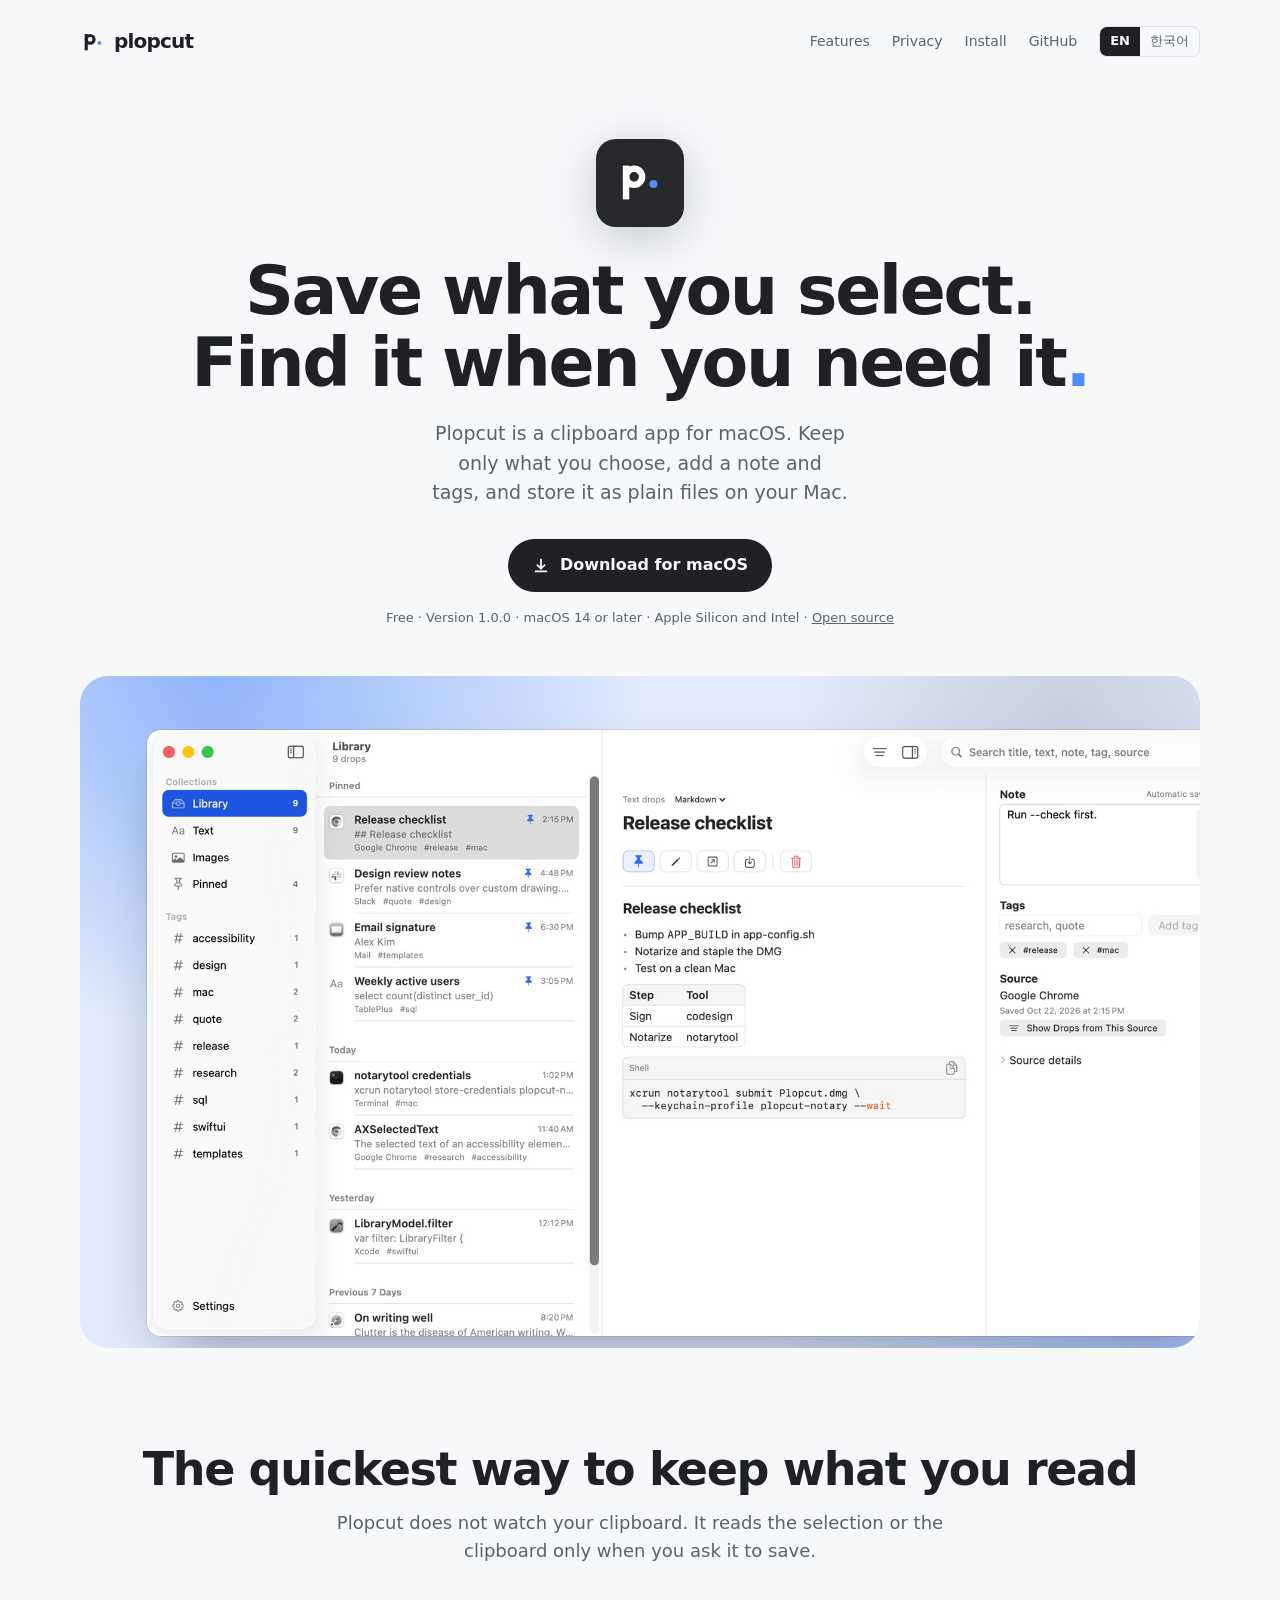
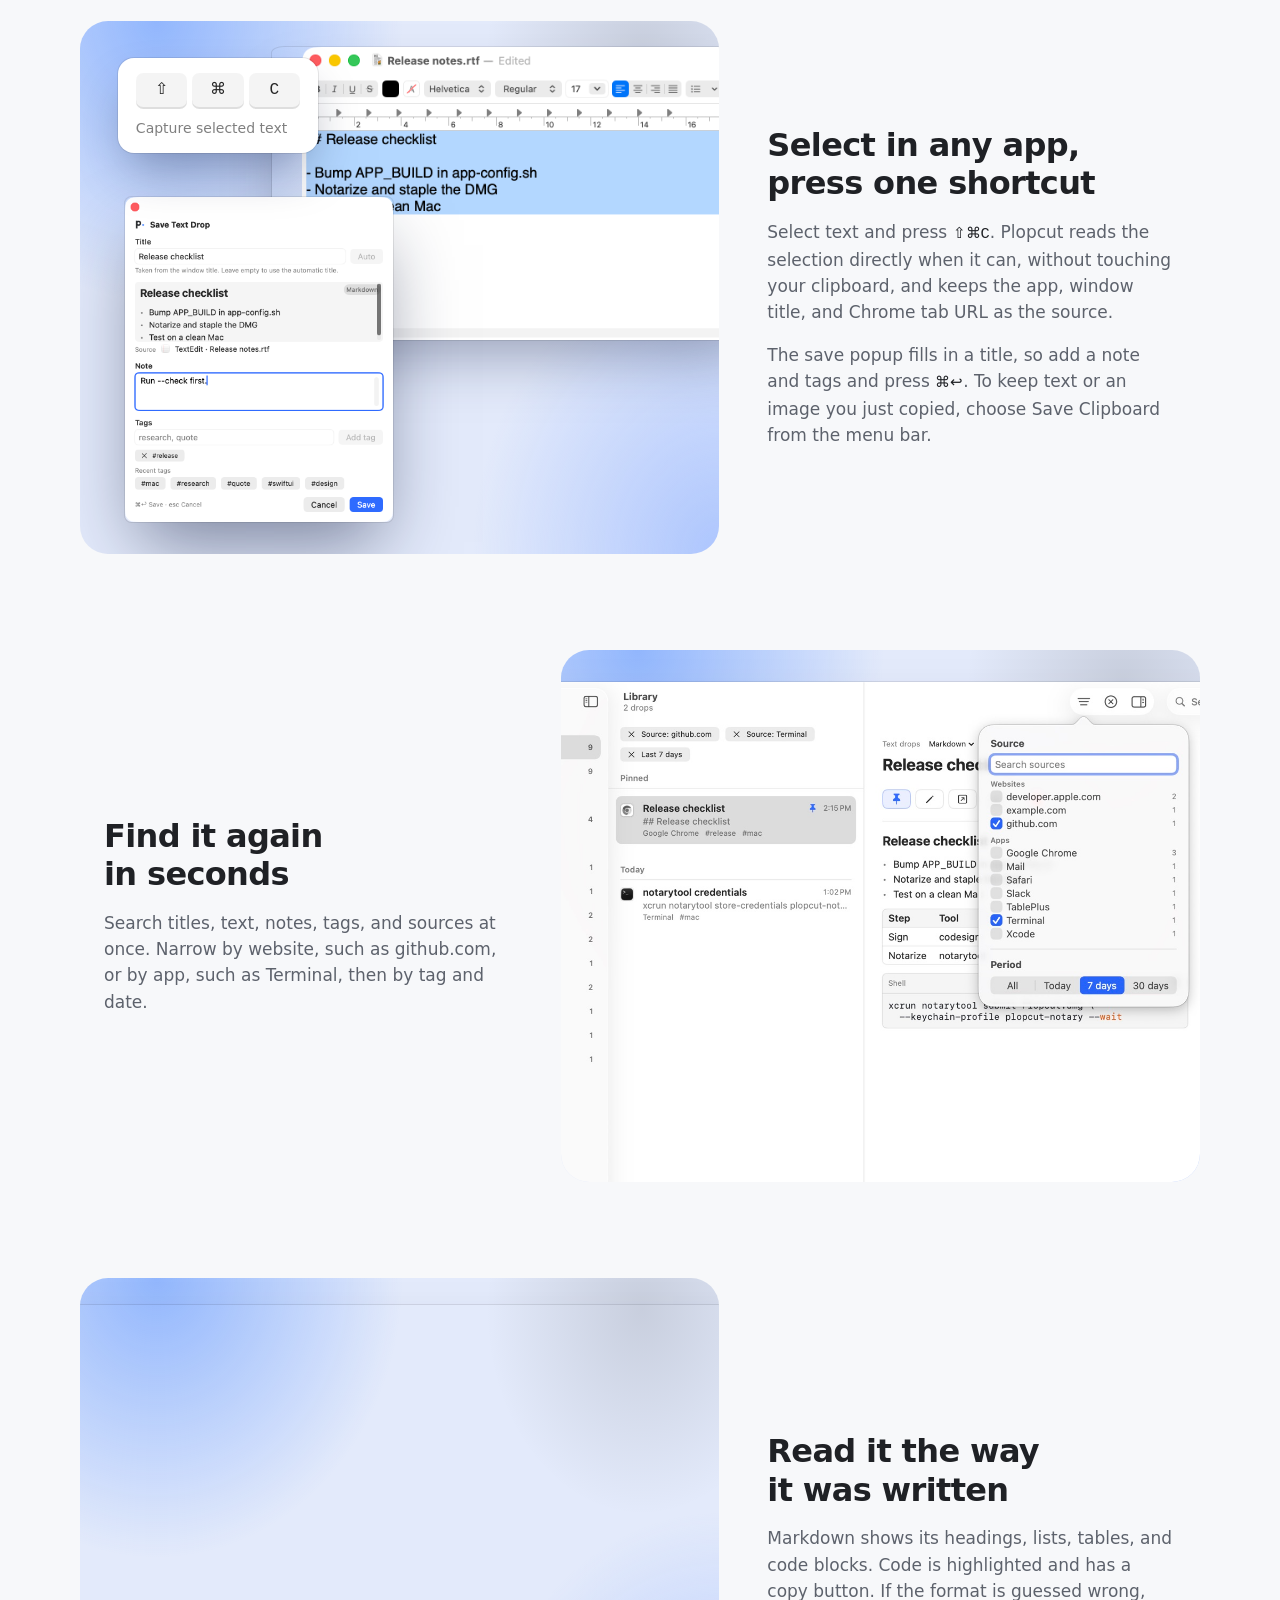
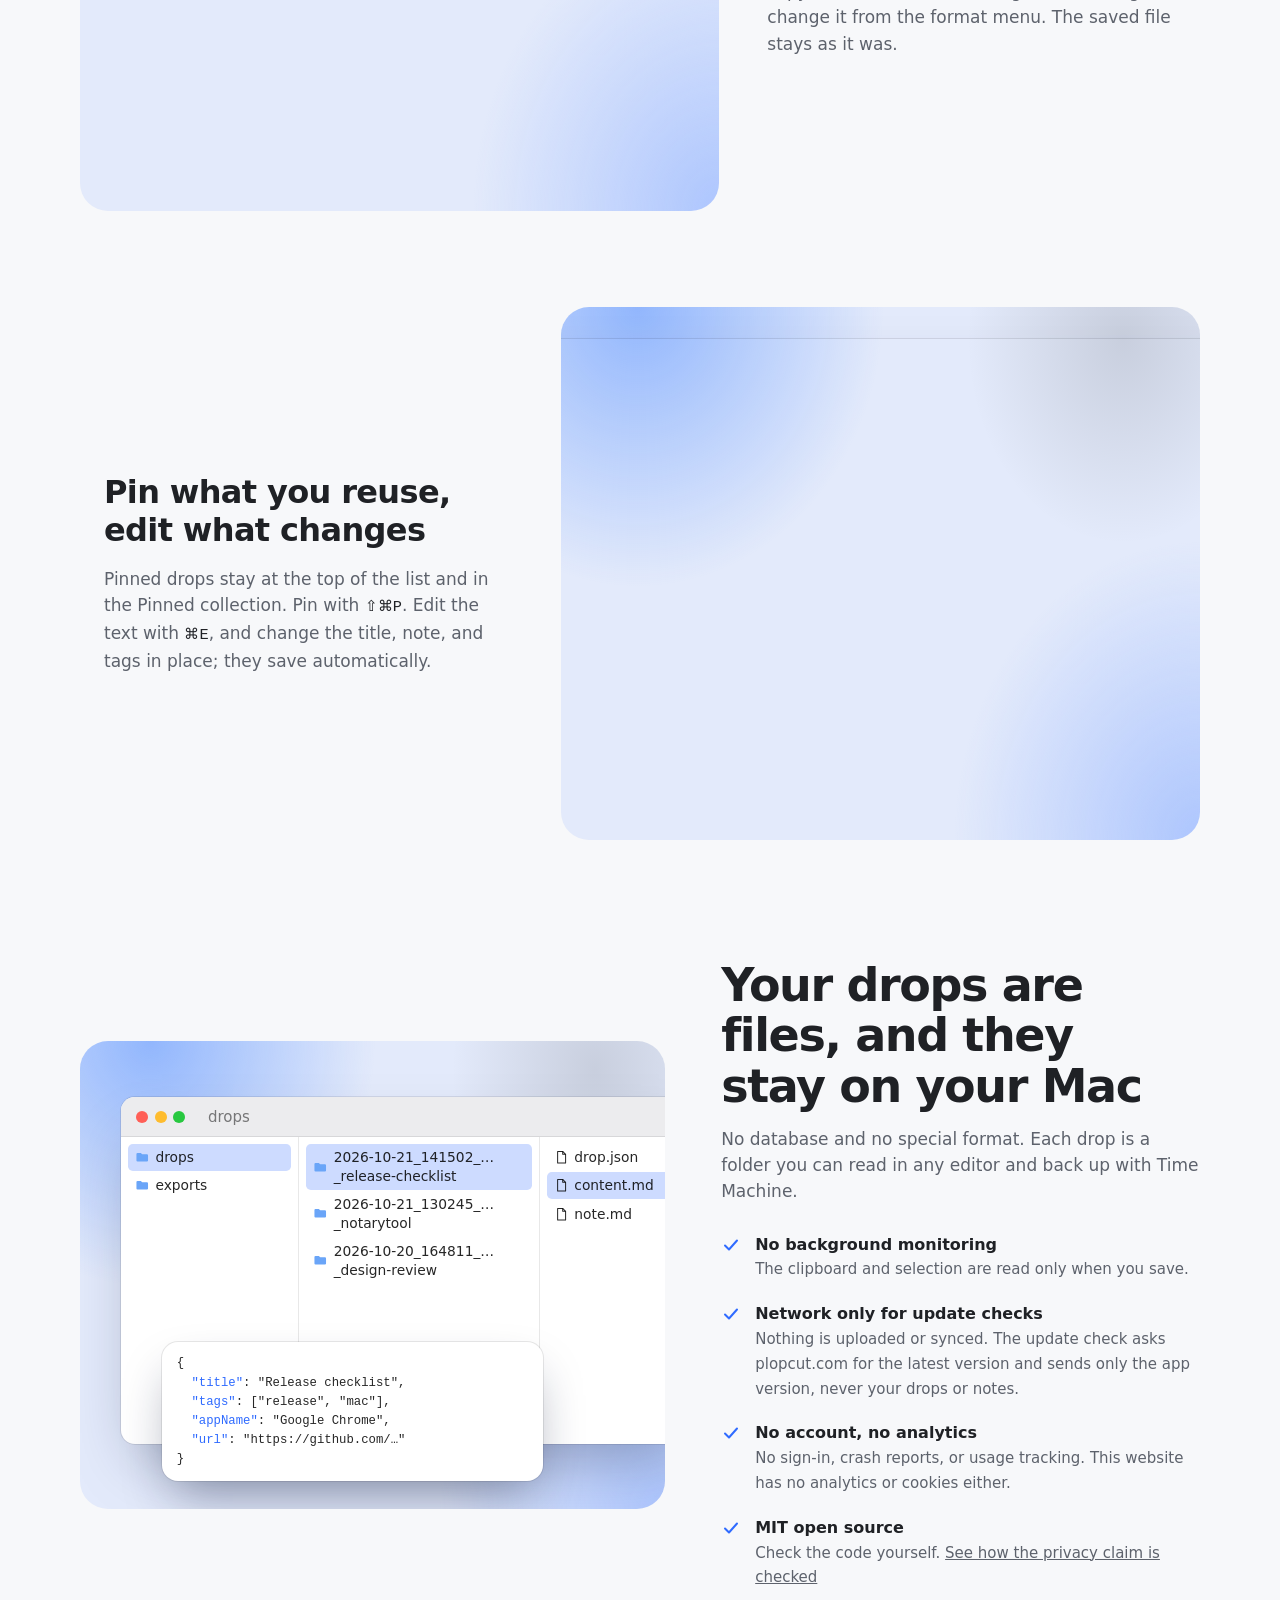
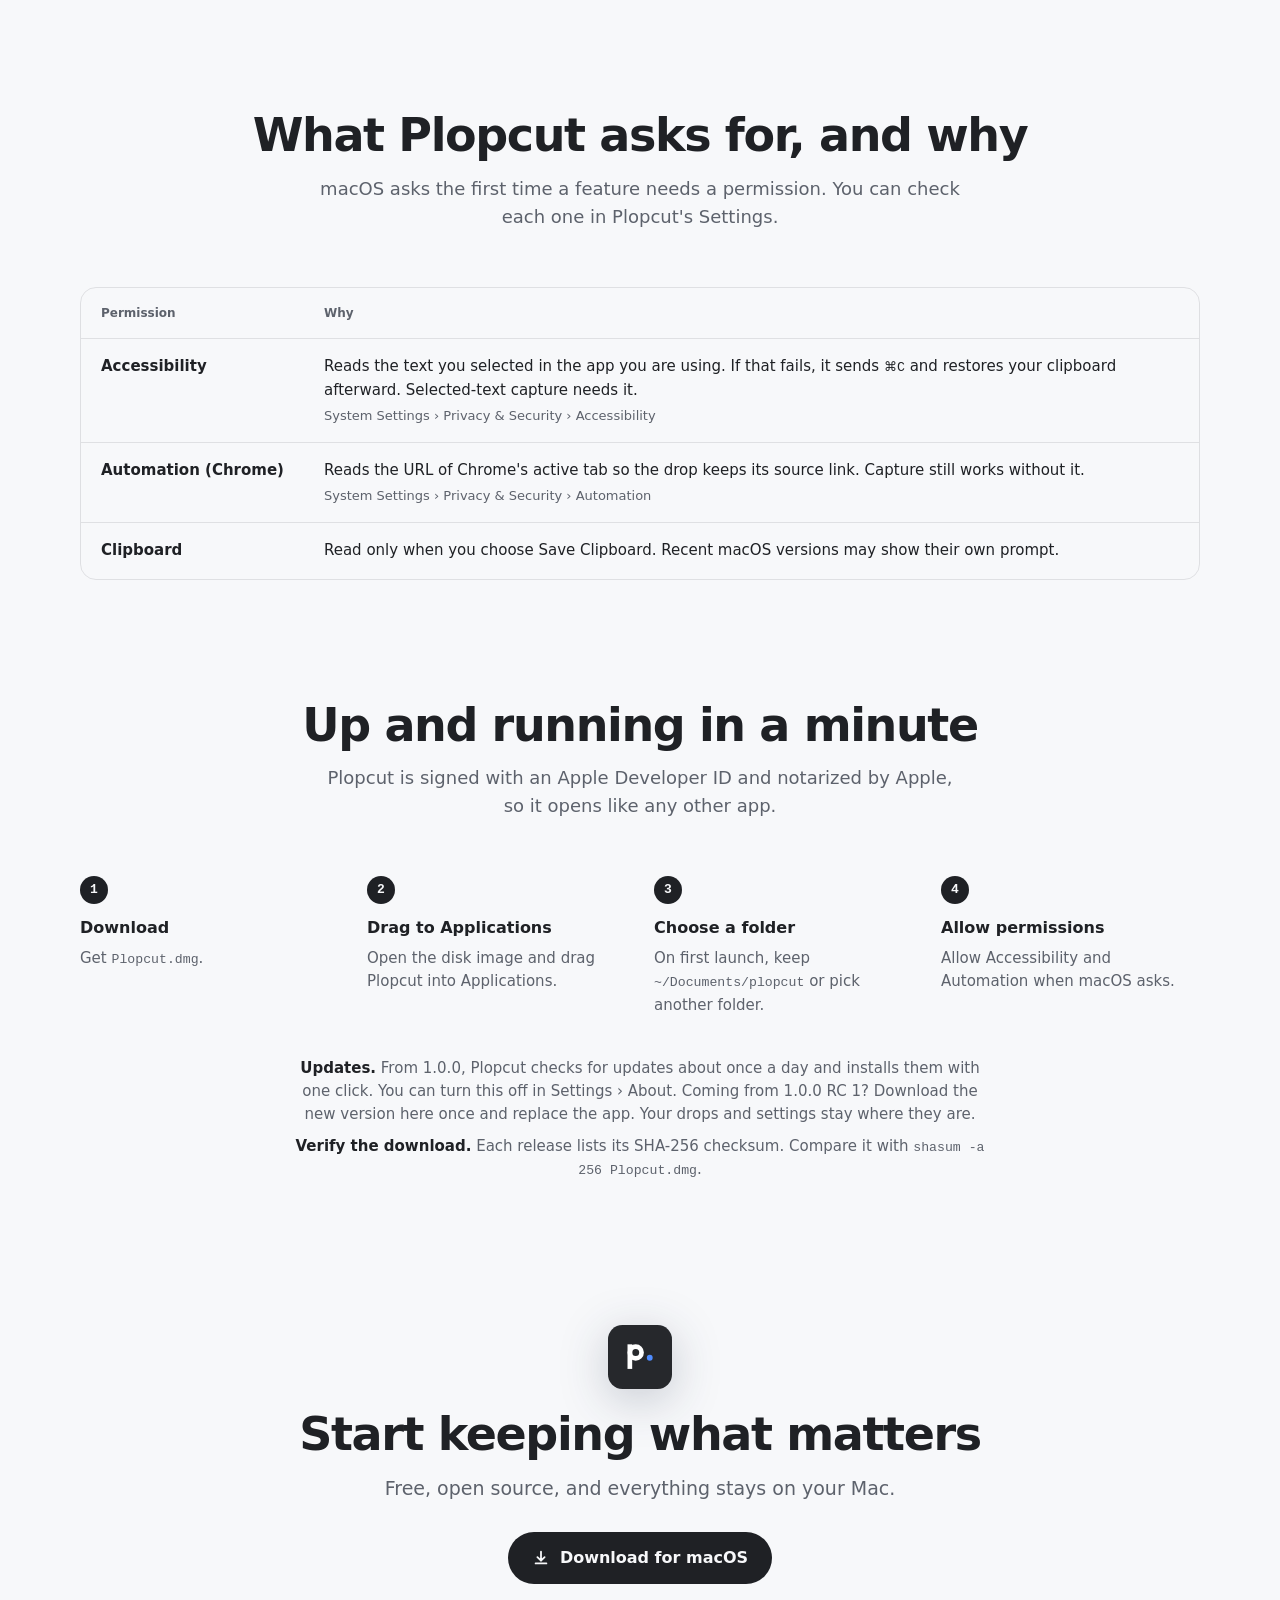
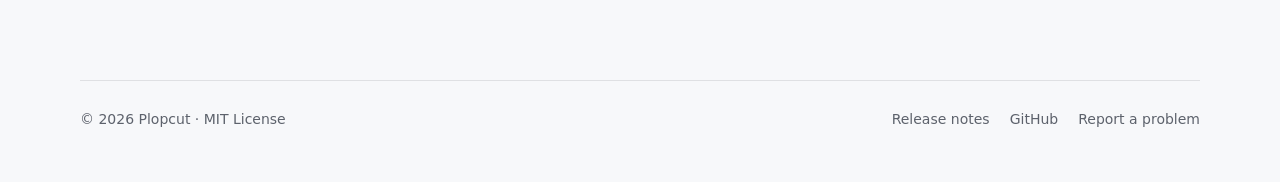
<file: site/index.html>
<!doctype html>
<html lang="en">
<head>
<meta charset="utf-8">
<meta name="viewport" content="width=device-width, initial-scale=1, viewport-fit=cover">
<title>Plopcut — Save what you select, find it when you need it</title>
<meta name="description" content="Plopcut is a free, open-source clipboard app for macOS. Keep only what you choose, add a note and tags, and store it as plain files on your Mac.">
<meta name="color-scheme" content="light dark">
<link rel="canonical" href="https://plopcut.com/">
<link rel="alternate" hreflang="en" href="https://plopcut.com/">
<link rel="alternate" hreflang="ko" href="https://plopcut.com/ko/">
<link rel="alternate" hreflang="x-default" href="https://plopcut.com/">
<meta property="og:type" content="website">
<meta property="og:site_name" content="Plopcut">
<meta property="og:url" content="https://plopcut.com/">
<meta property="og:title" content="Plopcut — Save what you select, find it when you need it">
<meta property="og:description" content="Plopcut is a free, open-source clipboard app for macOS. Keep only what you choose, add a note and tags, and store it as plain files on your Mac.">
<meta property="og:locale" content="en_US">
<meta property="og:locale:alternate" content="ko_KR">
<meta property="og:image" content="https://plopcut.com/assets/img/og-en.png">
<meta property="og:image:type" content="image/png">
<meta property="og:image:width" content="1200">
<meta property="og:image:height" content="630">
<meta property="og:image:alt" content="Plopcut app icon with the headline: Save what you select. Find it when you need it.">
<meta name="twitter:card" content="summary_large_image">
<meta name="twitter:title" content="Plopcut — Save what you select, find it when you need it">
<meta name="twitter:description" content="Plopcut is a free, open-source clipboard app for macOS. Keep only what you choose, add a note and tags, and store it as plain files on your Mac.">
<meta name="twitter:image" content="https://plopcut.com/assets/img/og-en.png">
<meta name="twitter:image:alt" content="Plopcut app icon with the headline: Save what you select. Find it when you need it.">
<link rel="icon" href="assets/icon.svg" type="image/svg+xml">
<link rel="stylesheet" href="assets/site.css">
</head>
<body>
<svg width="0" height="0" style="position:absolute" aria-hidden="true">
  <symbol id="mark" viewBox="0 0 100 100">
    <g transform="translate(-5 -6)">
      <path d="M23 25H35V88H23Z" fill="currentColor"/>
      <circle cx="44" cy="46" r="15" fill="none" stroke="currentColor" stroke-width="12"/>
      <circle cx="80" cy="59.5" r="7.5" fill="#4f8cff"/>
    </g>
  </symbol>
  <symbol id="mark-mono" viewBox="0 0 100 100">
    <g transform="translate(-5 -6)" fill="currentColor">
      <path d="M23 25H35V88H23Z"/>
      <circle cx="44" cy="46" r="15" fill="none" stroke="currentColor" stroke-width="12"/>
      <circle cx="80" cy="59.5" r="7.5"/>
    </g>
  </symbol>
  <symbol id="appicon" viewBox="0 0 100 100">
    <rect width="100" height="100" rx="22.5" fill="#26282c"/>
    <g transform="translate(19.5 18.6) scale(0.61) translate(-5 -6)">
      <path d="M23 25H35V88H23Z" fill="#fff"/>
      <circle cx="44" cy="46" r="15" fill="none" stroke="#fff" stroke-width="12"/>
      <circle cx="80" cy="59.5" r="7.5" fill="#4f8cff"/>
    </g>
  </symbol>
  <symbol id="check" viewBox="0 0 20 20"><path d="M4 10.5l4 4 8-9" fill="none" stroke="currentColor" stroke-width="2" stroke-linecap="round" stroke-linejoin="round"/></symbol>
  <symbol id="i-pin" viewBox="0 0 20 20"><path d="M7 2h6l-1 5 3 3H5l3-3-1-5zM10 10v8" fill="none" stroke="currentColor" stroke-width="1.7" stroke-linejoin="round" stroke-linecap="round"/></symbol>
  <symbol id="i-pin-fill" viewBox="0 0 20 20"><path d="M7 2h6l-1 5 3 3H5l3-3-1-5z" fill="currentColor"/><path d="M10 10v8" stroke="currentColor" stroke-width="1.7" stroke-linecap="round"/></symbol>
  <symbol id="i-pencil" viewBox="0 0 20 20"><path d="M13.5 3.5l3 3L7 16H4v-3z" fill="none" stroke="currentColor" stroke-width="1.6" stroke-linejoin="round"/></symbol>
  <symbol id="i-open" viewBox="0 0 20 20"><path d="M11 3h6v6M17 3l-8 8M14 12v4H4V6h4" fill="none" stroke="currentColor" stroke-width="1.6" stroke-linecap="round" stroke-linejoin="round"/></symbol>
  <symbol id="i-export" viewBox="0 0 20 20"><path d="M10 3v9M6 8l4 4 4-4M4 15h12" fill="none" stroke="currentColor" stroke-width="1.6" stroke-linecap="round" stroke-linejoin="round"/></symbol>
  <symbol id="i-trash" viewBox="0 0 20 20"><path d="M4 6h12M8 6V4h4v2M6 6l1 10h6l1-10" fill="none" stroke="currentColor" stroke-width="1.6" stroke-linecap="round" stroke-linejoin="round"/></symbol>
  <symbol id="i-folder" viewBox="0 0 20 20"><path d="M2 5.5A1.5 1.5 0 013.5 4H8l2 2h6.5A1.5 1.5 0 0118 7.5v7a1.5 1.5 0 01-1.5 1.5h-13A1.5 1.5 0 012 14.5z" fill="#6aa5f8"/></symbol>
  <symbol id="i-doc" viewBox="0 0 20 20"><path d="M5 2h7l4 4v12H5z" fill="none" stroke="currentColor" stroke-width="1.4" stroke-linejoin="round"/><path d="M12 2v4h4" fill="none" stroke="currentColor" stroke-width="1.4" stroke-linejoin="round"/></symbol>
</svg>

<div class="wrap">
  <header class="top">
    <a class="brand" href="#top" aria-label="Plopcut">
      <svg aria-hidden="true"><use href="#mark"/></svg>
      <span class="wordmark">plopcut</span>
    </a>
    <div class="nav">
      <a class="sec" href="#features">Features</a>
      <a class="sec" href="#privacy">Privacy</a>
      <a class="sec" href="#install">Install</a>
      <a href="https://github.com/chan-byeong/plopcut">GitHub</a>
      <nav class="lang" aria-label="Language"><a href="./" aria-current="page">EN</a><a href="ko/" lang="ko" hreflang="ko">한국어</a></nav>
    </div>
  </header>

  <main id="top">
    <div class="hero">
      <svg class="icon" viewBox="0 0 100 100" role="img" aria-label="Plopcut app icon">
        <rect width="100" height="100" rx="22.5" fill="#26282c"/>
        <g transform="translate(19.5 18.6) scale(0.61) translate(-5 -6)">
          <path d="M23 25H35V88H23Z" fill="#fff"/>
          <circle cx="44" cy="46" r="15" fill="none" stroke="#fff" stroke-width="12"/>
          <circle class="dot" cx="80" cy="59.5" r="7.5" fill="#4f8cff"/>
        </g>
      </svg>
      <h1><span class="line">Save what you select.</span><span class="line">Find it when you need it<span class="dotmark">.</span></span></h1>
      <p class="lede">Plopcut is a clipboard app for macOS. Keep only what you choose, add a note and tags, and store it as plain files on your Mac.</p>
      <a class="btn" href="https://github.com/chan-byeong/plopcut/releases/latest/download/Plopcut.dmg">
        <svg viewBox="0 0 20 20" aria-hidden="true"><path d="M10 3v10m0 0l-4-4m4 4l4-4M4 16h12" fill="none" stroke="currentColor" stroke-width="2" stroke-linecap="round" stroke-linejoin="round"/></svg>
        <span>Download for macOS</span>
      </a>
      <p class="meta">Free · Version 1.0.0 · macOS 14 or later · Apple Silicon and Intel · <a href="https://github.com/chan-byeong/plopcut">Open source</a></p>
    </div>

    <div class="panel tall">
      <img class="shot hero-shot" src="assets/img/lib-en.jpg" alt="The Plopcut Library window: collections and tags in the sidebar, a list of drops with pinned drops on top, and a Markdown drop with its note and tags">
    </div>

    <section id="features">
      <div class="sec-head">
        <h2>The quickest way to keep what you read</h2>
        <p>Plopcut does not watch your clipboard. It reads the selection or the clipboard only when you ask it to save.</p>
      </div>

      <div class="feats">
        <article class="feat">
          <div class="panel media">
            <img class="shot s-textedit lone" src="assets/img/textedit-en.png" alt="Text selected in TextEdit" loading="lazy" decoding="async">
            <img class="shot s-popup lone" src="assets/img/popup-en.png" alt="The Save Text Drop popup with a title, a Markdown preview, the source, a note, and tags" loading="lazy" decoding="async">
            <div class="float f-keys" aria-hidden="true">
              <div class="keys"><span class="kbd">⇧</span><span class="kbd">⌘</span><span class="kbd">C</span></div>
              <span class="muted">Capture selected text</span>
            </div>
          </div>
          <div class="copy">
            <h3>Select in any app, press one shortcut</h3>
            <p>Select text and press <kbd>⇧⌘C</kbd>. Plopcut reads the selection directly when it can, without touching your clipboard, and keeps the app, window title, and Chrome tab URL as the source.</p>
            <p>The save popup fills in a title, so add a note and tags and press <kbd>⌘↩</kbd>. To keep text or an image you just copied, choose Save Clipboard from the menu bar.</p>
          </div>
        </article>

        <article class="feat">
          <div class="panel media">
            <img class="shot s-filter" src="assets/img/filter-en.jpg" alt="The Library filtered to github.com and Terminal over the last 7 days, with the source filter open" loading="lazy" decoding="async">
          </div>
          <div class="copy">
            <h3>Find it again in seconds</h3>
            <p>Search titles, text, notes, tags, and sources at once. Narrow by website, such as github.com, or by app, such as Terminal, then by tag and date.</p>
          </div>
        </article>

        <article class="feat">
          <div class="panel media">
            <img class="shot s-fmt" src="assets/img/fmt-en.jpg" alt="A Markdown drop with a list, a table, and a code block, with the format menu open" loading="lazy" decoding="async">
          </div>
          <div class="copy">
            <h3>Read it the way it was written</h3>
            <p>Markdown shows its headings, lists, tables, and code blocks. Code is highlighted and has a copy button. If the format is guessed wrong, change it from the format menu. The saved file stays as it was.</p>
          </div>
        </article>

        <article class="feat">
          <div class="panel media">
            <img class="shot s-edit" src="assets/img/edit-en.jpg" alt="Pinned drops at the top of the list and a drop open for editing" loading="lazy" decoding="async">
          </div>
          <div class="copy">
            <h3>Pin what you reuse, edit what changes</h3>
            <p>Pinned drops stay at the top of the list and in the Pinned collection. Pin with <kbd>⇧⌘P</kbd>. Edit the text with <kbd>⌘E</kbd>, and change the title, note, and tags in place; they save automatically.</p>
          </div>
        </article>
      </div>
    </section>

    <section id="privacy">
      <div class="split">
        <div class="panel square" role="img" aria-label="A drop folder in Finder with drop.json, content.md, and note.md">
          <div class="win finder">
            <div class="bar"><span class="lights"><i></i><i></i><i></i></span><span class="muted" style="margin-left:1em">drops</span></div>
            <div class="cols">
              <div><div class="f sel"><svg><use href="#i-folder"/></svg><span class="ell">drops</span></div><div class="f"><svg><use href="#i-folder"/></svg>exports</div></div>
              <div><div class="f sel"><svg><use href="#i-folder"/></svg><span class="ell">2026-10-21_141502_…_release-checklist</span></div><div class="f"><svg><use href="#i-folder"/></svg><span class="ell">2026-10-21_130245_…_notarytool</span></div><div class="f"><svg><use href="#i-folder"/></svg><span class="ell">2026-10-20_164811_…_design-review</span></div></div>
              <div><div class="f"><svg><use href="#i-doc"/></svg>drop.json</div><div class="f sel"><svg><use href="#i-doc"/></svg>content.md</div><div class="f"><svg><use href="#i-doc"/></svg>note.md</div></div>
            </div>
          </div>
          <div class="float f-json">{
  <span class="j-k">"title"</span>: "Release checklist",
  <span class="j-k">"tags"</span>: ["release", "mac"],
  <span class="j-k">"appName"</span>: "Google Chrome",
  <span class="j-k">"url"</span>: "https://github.com/…"
}</div>
        </div>
        <div>
          <h2>Your drops are files, and they stay on your Mac</h2>
          <p style="color:var(--muted);margin:0;font-size:17px">No database and no special format. Each drop is a folder you can read in any editor and back up with Time Machine.</p>
          <ul class="checks">
            <li><svg aria-hidden="true"><use href="#check"/></svg><div><b>No background monitoring</b><span>The clipboard and selection are read only when you save.</span></div></li>
            <li><svg aria-hidden="true"><use href="#check"/></svg><div><b>Network only for update checks</b><span>Nothing is uploaded or synced. The update check asks plopcut.com for the latest version and sends only the app version, never your drops or notes.</span></div></li>
            <li><svg aria-hidden="true"><use href="#check"/></svg><div><b>No account, no analytics</b><span>No sign-in, crash reports, or usage tracking. This website has no analytics or cookies either.</span></div></li>
            <li><svg aria-hidden="true"><use href="#check"/></svg><div><b>MIT open source</b><span>Check the code yourself. <a href="https://github.com/chan-byeong/plopcut/blob/swift/main/docs/privacy.md">See how the privacy claim is checked</a></span></div></li>
          </ul>
        </div>
      </div>
    </section>

    <section id="permissions">
      <div class="sec-head">
        <h2>What Plopcut asks for, and why</h2>
        <p>macOS asks the first time a feature needs a permission. You can check each one in Plopcut's Settings.</p>
      </div>
      <div class="table-wrap">
        <table>
          <thead><tr><th>Permission</th><th>Why</th></tr></thead>
          <tbody>
            <tr><td>Accessibility</td><td><span>Reads the text you selected in the app you are using. If that fails, it sends <code>⌘C</code> and restores your clipboard afterward. Selected-text capture needs it.</span><div class="where">System Settings › Privacy &amp; Security › Accessibility</div></td></tr>
            <tr><td>Automation (Chrome)</td><td><span>Reads the URL of Chrome's active tab so the drop keeps its source link. Capture still works without it.</span><div class="where">System Settings › Privacy &amp; Security › Automation</div></td></tr>
            <tr><td>Clipboard</td><td>Read only when you choose Save Clipboard. Recent macOS versions may show their own prompt.</td></tr>
          </tbody>
        </table>
      </div>
    </section>

    <section id="install">
      <div class="sec-head">
        <h2>Up and running in a minute</h2>
        <p>Plopcut is signed with an Apple Developer ID and notarized by Apple, so it opens like any other app.</p>
      </div>
      <ol class="steps">
        <li><b>Download</b><span>Get <code>Plopcut.dmg</code>.</span></li>
        <li><b>Drag to Applications</b><span>Open the disk image and drag Plopcut into Applications.</span></li>
        <li><b>Choose a folder</b><span>On first launch, keep <code>~/Documents/plopcut</code> or pick another folder.</span></li>
        <li><b>Allow permissions</b><span>Allow Accessibility and Automation when macOS asks.</span></li>
      </ol>
      <div class="note">
        <div><b>Updates.</b> <span>From 1.0.0, Plopcut checks for updates about once a day and installs them with one click. You can turn this off in Settings › About. Coming from 1.0.0 RC 1? Download the new version here once and replace the app. Your drops and settings stay where they are.</span></div>
        <div><b>Verify the download.</b> <span>Each release lists its SHA-256 checksum. Compare it with <code>shasum -a 256 Plopcut.dmg</code>.</span></div>
      </div>
    </section>

    <div class="closing">
      <svg class="icon" aria-hidden="true"><use href="#appicon"/></svg>
      <h2>Start keeping what matters</h2>
      <p class="lede" style="margin-bottom:28px">Free, open source, and everything stays on your Mac.</p>
      <a class="btn" href="https://github.com/chan-byeong/plopcut/releases/latest/download/Plopcut.dmg">
        <svg viewBox="0 0 20 20" aria-hidden="true"><path d="M10 3v10m0 0l-4-4m4 4l4-4M4 16h12" fill="none" stroke="currentColor" stroke-width="2" stroke-linecap="round" stroke-linejoin="round"/></svg>
        <span>Download for macOS</span>
      </a>
    </div>
  </main>

  <footer>
    <div class="row2">
      <span>© 2026 Plopcut · <span>MIT License</span></span>
      <nav>
        <a href="https://github.com/chan-byeong/plopcut/releases">Release notes</a>
        <a href="https://github.com/chan-byeong/plopcut">GitHub</a>
        <a href="https://github.com/chan-byeong/plopcut/issues">Report a problem</a>
      </nav>
    </div>
  </footer>
</div>
</body>
</html>
</file>
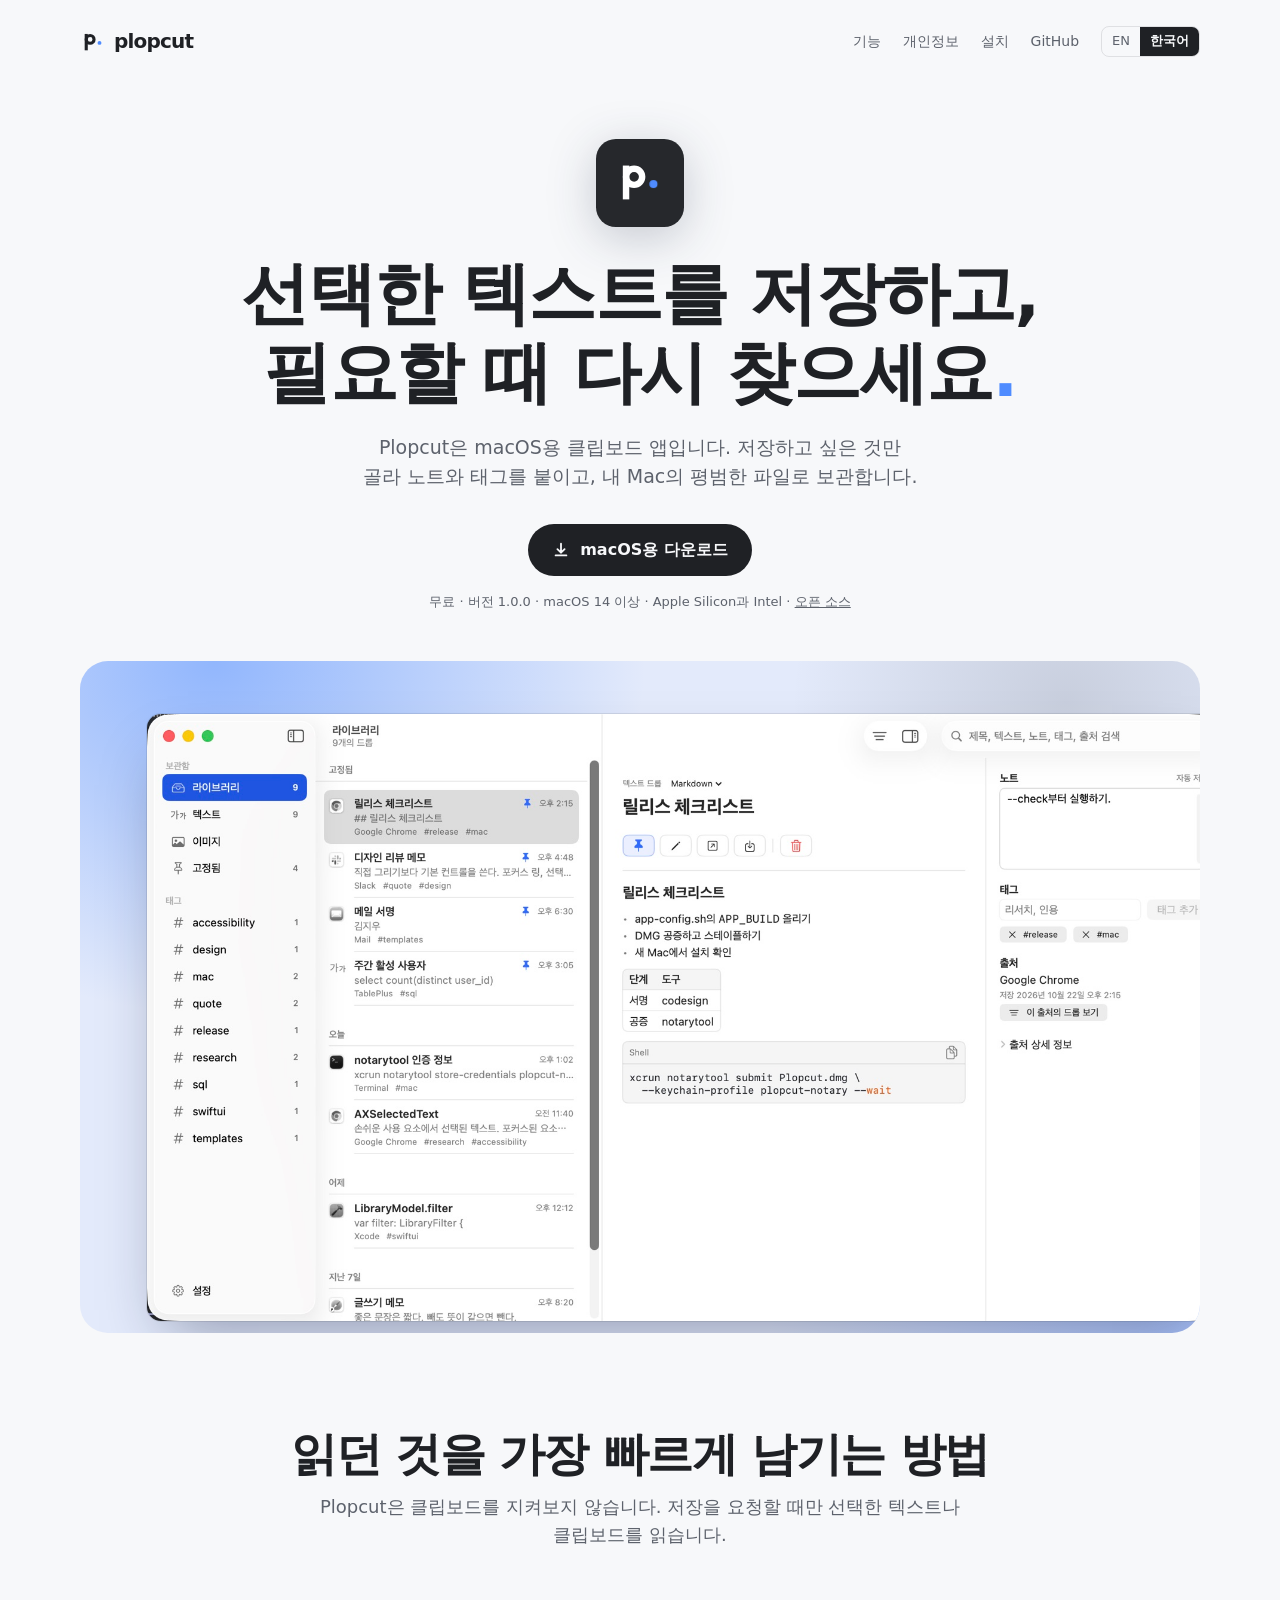
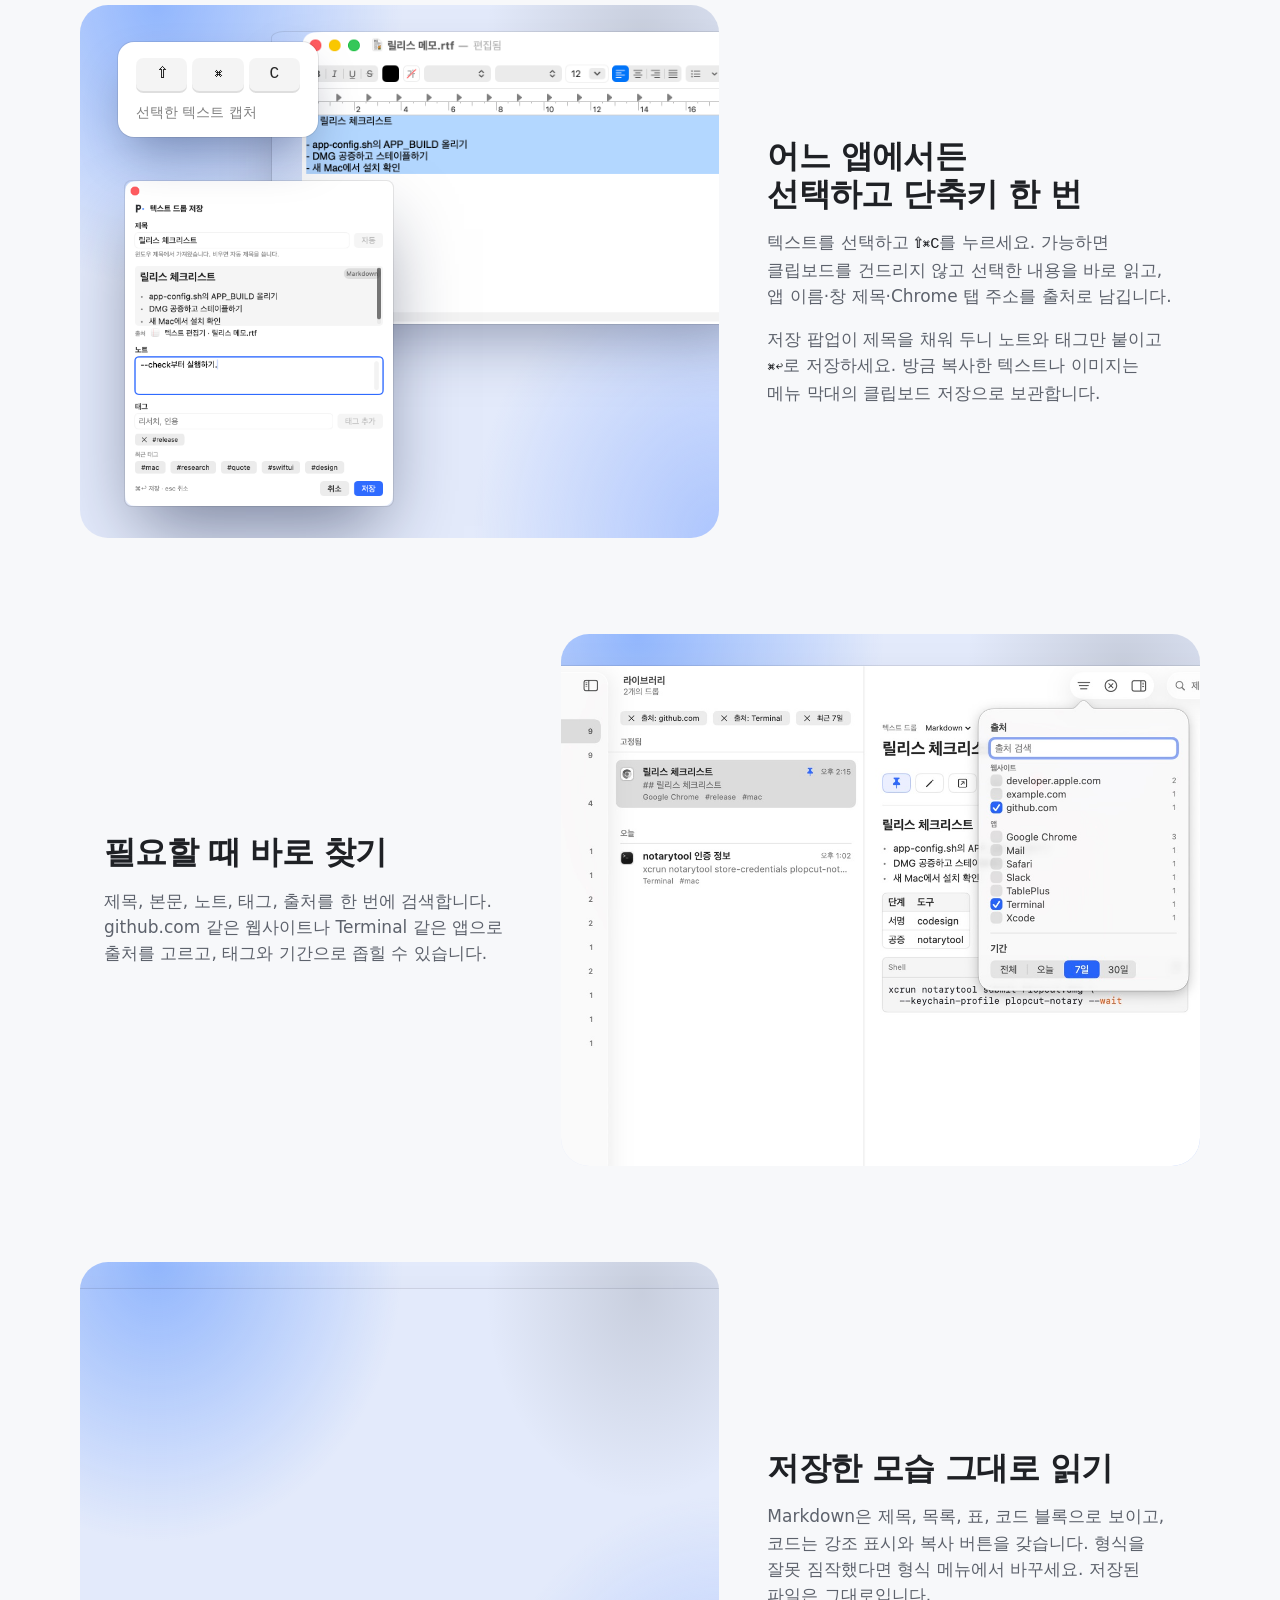
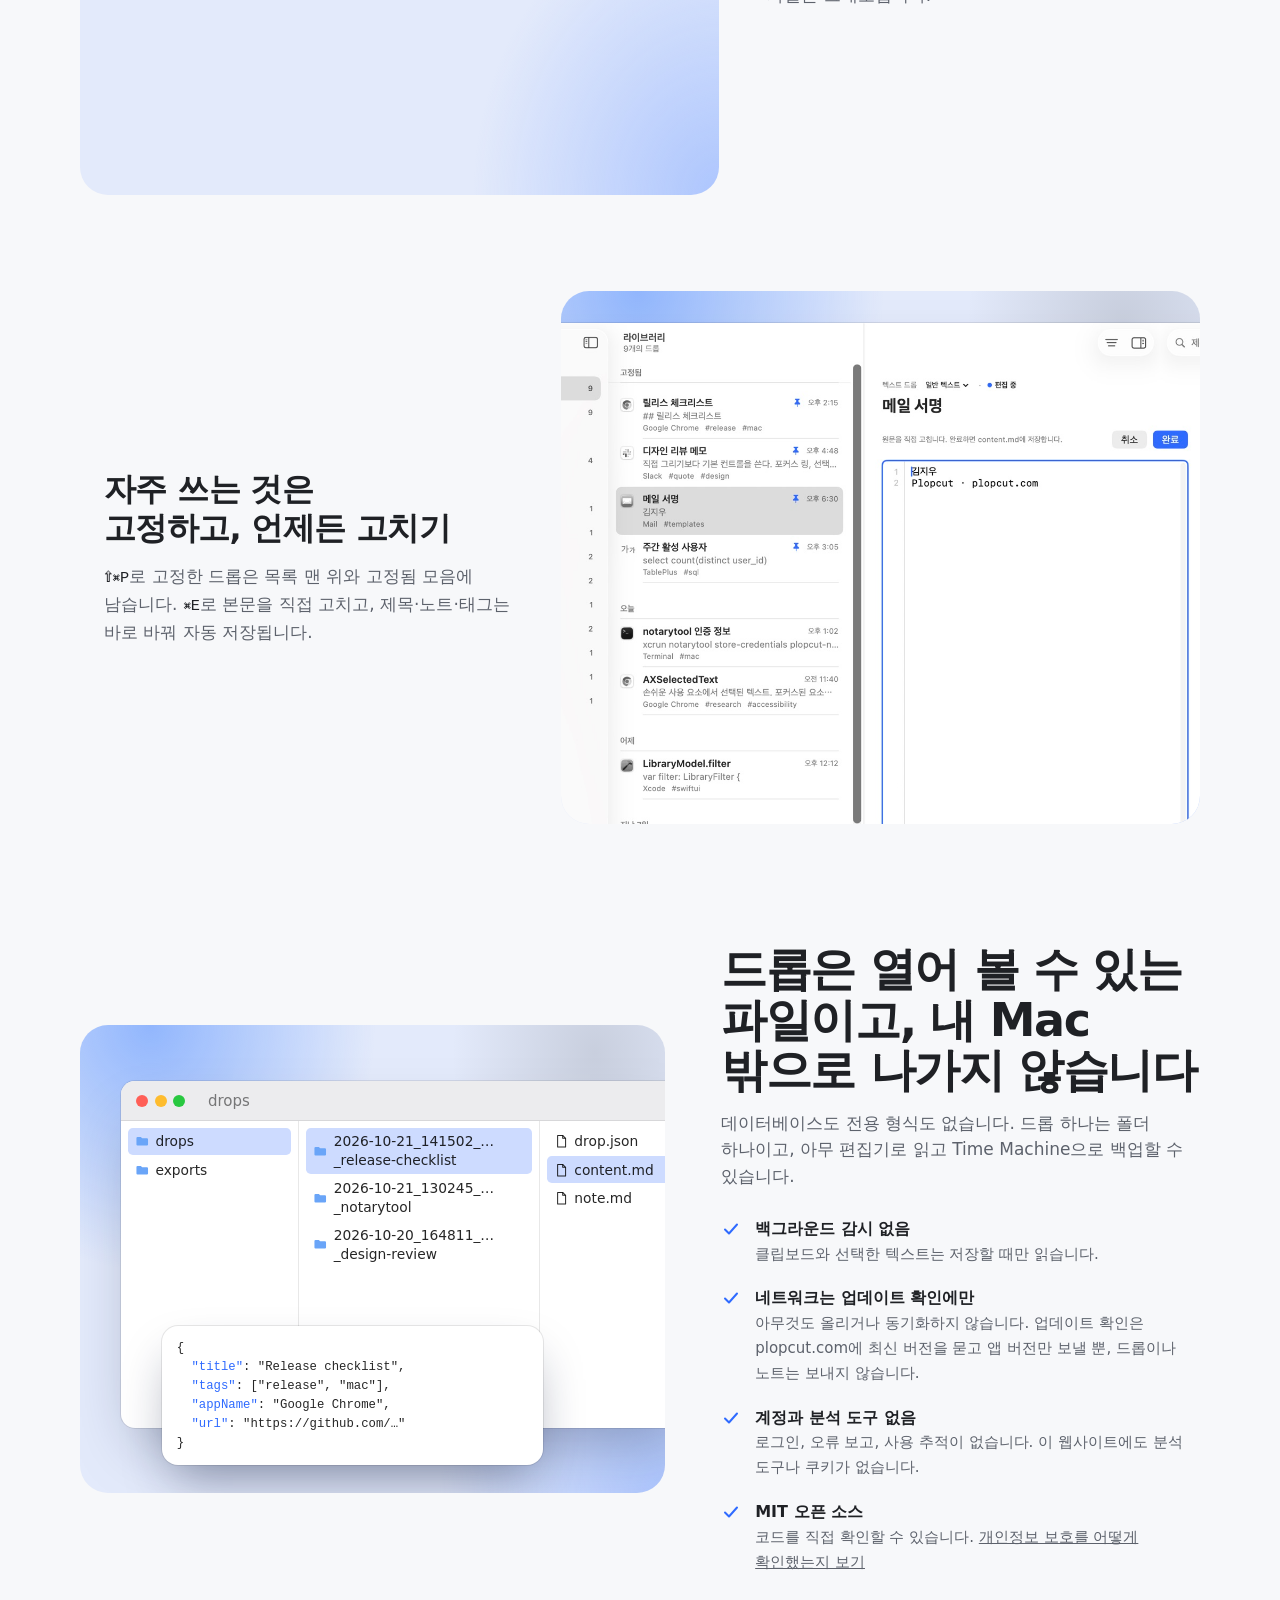
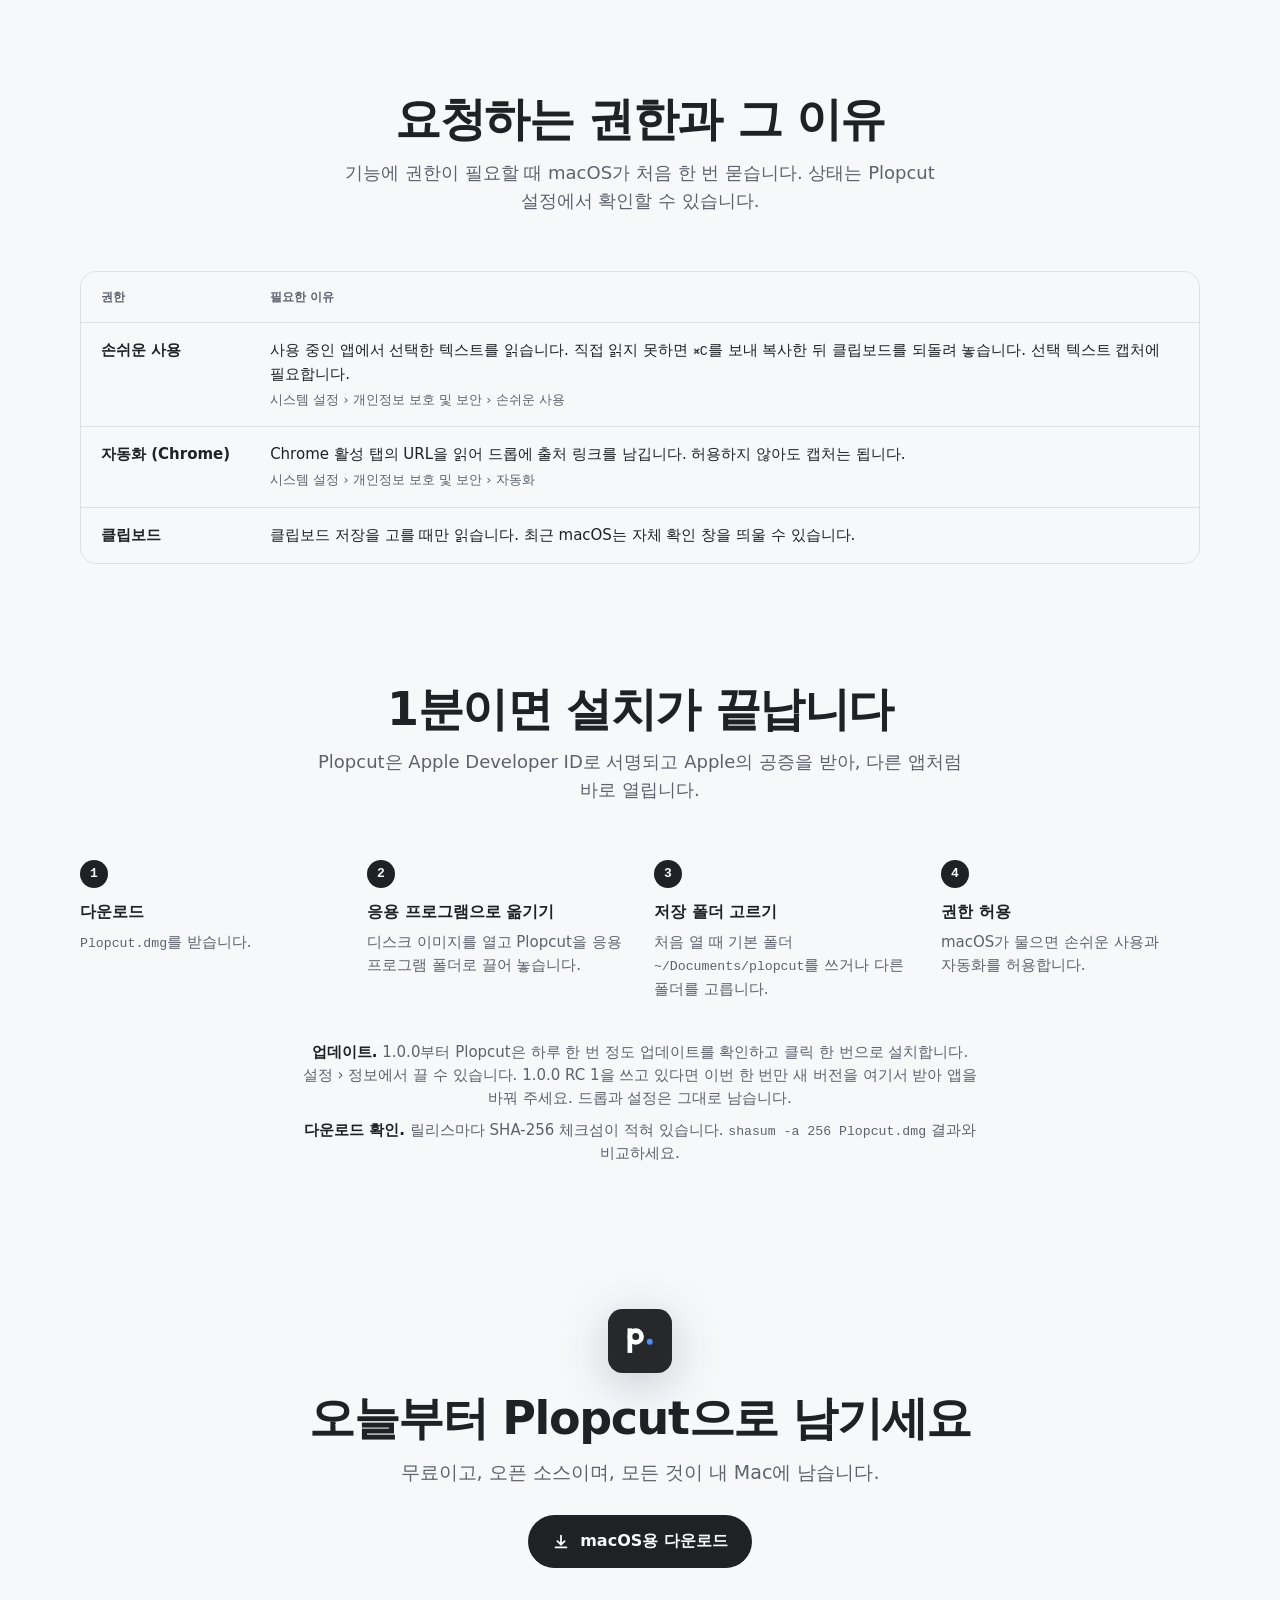
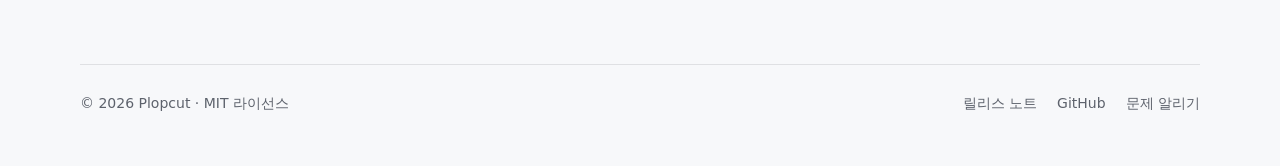
<file: site/ko/index.html>
<!doctype html>
<html lang="ko">
<head>
<meta charset="utf-8">
<meta name="viewport" content="width=device-width, initial-scale=1, viewport-fit=cover">
<title>Plopcut — 선택한 텍스트를 저장하고, 필요할 때 다시 찾으세요</title>
<meta name="description" content="Plopcut은 macOS용 무료 오픈 소스 클립보드 앱입니다. 저장하고 싶은 것만 골라 노트와 태그를 붙이고, 내 Mac의 평범한 파일로 보관합니다.">
<meta name="color-scheme" content="light dark">
<link rel="canonical" href="https://plopcut.com/ko/">
<link rel="alternate" hreflang="en" href="https://plopcut.com/">
<link rel="alternate" hreflang="ko" href="https://plopcut.com/ko/">
<link rel="alternate" hreflang="x-default" href="https://plopcut.com/">
<meta property="og:type" content="website">
<meta property="og:site_name" content="Plopcut">
<meta property="og:url" content="https://plopcut.com/ko/">
<meta property="og:title" content="Plopcut — 선택한 텍스트를 저장하고, 필요할 때 다시 찾으세요">
<meta property="og:description" content="Plopcut은 macOS용 무료 오픈 소스 클립보드 앱입니다. 저장하고 싶은 것만 골라 노트와 태그를 붙이고, 내 Mac의 평범한 파일로 보관합니다.">
<meta property="og:locale" content="ko_KR">
<meta property="og:locale:alternate" content="en_US">
<meta property="og:image" content="https://plopcut.com/assets/img/og-ko.png">
<meta property="og:image:type" content="image/png">
<meta property="og:image:width" content="1200">
<meta property="og:image:height" content="630">
<meta property="og:image:alt" content="Plopcut 앱 아이콘과 문구: 선택한 텍스트를 저장하고, 필요할 때 다시 찾으세요.">
<meta name="twitter:card" content="summary_large_image">
<meta name="twitter:title" content="Plopcut — 선택한 텍스트를 저장하고, 필요할 때 다시 찾으세요">
<meta name="twitter:description" content="Plopcut은 macOS용 무료 오픈 소스 클립보드 앱입니다. 저장하고 싶은 것만 골라 노트와 태그를 붙이고, 내 Mac의 평범한 파일로 보관합니다.">
<meta name="twitter:image" content="https://plopcut.com/assets/img/og-ko.png">
<meta name="twitter:image:alt" content="Plopcut 앱 아이콘과 문구: 선택한 텍스트를 저장하고, 필요할 때 다시 찾으세요.">
<link rel="icon" href="../assets/icon.svg" type="image/svg+xml">
<link rel="stylesheet" href="../assets/site.css">
</head>
<body>
<svg width="0" height="0" style="position:absolute" aria-hidden="true">
  <symbol id="mark" viewBox="0 0 100 100">
    <g transform="translate(-5 -6)">
      <path d="M23 25H35V88H23Z" fill="currentColor"/>
      <circle cx="44" cy="46" r="15" fill="none" stroke="currentColor" stroke-width="12"/>
      <circle cx="80" cy="59.5" r="7.5" fill="#4f8cff"/>
    </g>
  </symbol>
  <symbol id="mark-mono" viewBox="0 0 100 100">
    <g transform="translate(-5 -6)" fill="currentColor">
      <path d="M23 25H35V88H23Z"/>
      <circle cx="44" cy="46" r="15" fill="none" stroke="currentColor" stroke-width="12"/>
      <circle cx="80" cy="59.5" r="7.5"/>
    </g>
  </symbol>
  <symbol id="appicon" viewBox="0 0 100 100">
    <rect width="100" height="100" rx="22.5" fill="#26282c"/>
    <g transform="translate(19.5 18.6) scale(0.61) translate(-5 -6)">
      <path d="M23 25H35V88H23Z" fill="#fff"/>
      <circle cx="44" cy="46" r="15" fill="none" stroke="#fff" stroke-width="12"/>
      <circle cx="80" cy="59.5" r="7.5" fill="#4f8cff"/>
    </g>
  </symbol>
  <symbol id="check" viewBox="0 0 20 20"><path d="M4 10.5l4 4 8-9" fill="none" stroke="currentColor" stroke-width="2" stroke-linecap="round" stroke-linejoin="round"/></symbol>
  <symbol id="i-pin" viewBox="0 0 20 20"><path d="M7 2h6l-1 5 3 3H5l3-3-1-5zM10 10v8" fill="none" stroke="currentColor" stroke-width="1.7" stroke-linejoin="round" stroke-linecap="round"/></symbol>
  <symbol id="i-pin-fill" viewBox="0 0 20 20"><path d="M7 2h6l-1 5 3 3H5l3-3-1-5z" fill="currentColor"/><path d="M10 10v8" stroke="currentColor" stroke-width="1.7" stroke-linecap="round"/></symbol>
  <symbol id="i-pencil" viewBox="0 0 20 20"><path d="M13.5 3.5l3 3L7 16H4v-3z" fill="none" stroke="currentColor" stroke-width="1.6" stroke-linejoin="round"/></symbol>
  <symbol id="i-open" viewBox="0 0 20 20"><path d="M11 3h6v6M17 3l-8 8M14 12v4H4V6h4" fill="none" stroke="currentColor" stroke-width="1.6" stroke-linecap="round" stroke-linejoin="round"/></symbol>
  <symbol id="i-export" viewBox="0 0 20 20"><path d="M10 3v9M6 8l4 4 4-4M4 15h12" fill="none" stroke="currentColor" stroke-width="1.6" stroke-linecap="round" stroke-linejoin="round"/></symbol>
  <symbol id="i-trash" viewBox="0 0 20 20"><path d="M4 6h12M8 6V4h4v2M6 6l1 10h6l1-10" fill="none" stroke="currentColor" stroke-width="1.6" stroke-linecap="round" stroke-linejoin="round"/></symbol>
  <symbol id="i-folder" viewBox="0 0 20 20"><path d="M2 5.5A1.5 1.5 0 013.5 4H8l2 2h6.5A1.5 1.5 0 0118 7.5v7a1.5 1.5 0 01-1.5 1.5h-13A1.5 1.5 0 012 14.5z" fill="#6aa5f8"/></symbol>
  <symbol id="i-doc" viewBox="0 0 20 20"><path d="M5 2h7l4 4v12H5z" fill="none" stroke="currentColor" stroke-width="1.4" stroke-linejoin="round"/><path d="M12 2v4h4" fill="none" stroke="currentColor" stroke-width="1.4" stroke-linejoin="round"/></symbol>
</svg>

<div class="wrap">
  <header class="top">
    <a class="brand" href="#top" aria-label="Plopcut">
      <svg aria-hidden="true"><use href="#mark"/></svg>
      <span class="wordmark">plopcut</span>
    </a>
    <div class="nav">
      <a class="sec" href="#features">기능</a>
      <a class="sec" href="#privacy">개인정보</a>
      <a class="sec" href="#install">설치</a>
      <a href="https://github.com/chan-byeong/plopcut">GitHub</a>
      <nav class="lang" aria-label="언어"><a href="../" lang="en" hreflang="en">EN</a><a href="./" aria-current="page">한국어</a></nav>
    </div>
  </header>

  <main id="top">
    <div class="hero">
      <svg class="icon" viewBox="0 0 100 100" role="img" aria-label="Plopcut 앱 아이콘">
        <rect width="100" height="100" rx="22.5" fill="#26282c"/>
        <g transform="translate(19.5 18.6) scale(0.61) translate(-5 -6)">
          <path d="M23 25H35V88H23Z" fill="#fff"/>
          <circle cx="44" cy="46" r="15" fill="none" stroke="#fff" stroke-width="12"/>
          <circle class="dot" cx="80" cy="59.5" r="7.5" fill="#4f8cff"/>
        </g>
      </svg>
      <h1><span class="line">선택한 텍스트를 저장하고,</span><span class="line">필요할 때 다시 찾으세요<span class="dotmark">.</span></span></h1>
      <p class="lede">Plopcut은 macOS용 클립보드 앱입니다. 저장하고 싶은 것만 골라 노트와 태그를 붙이고, 내 Mac의 평범한 파일로 보관합니다.</p>
      <a class="btn" href="https://github.com/chan-byeong/plopcut/releases/latest/download/Plopcut.dmg">
        <svg viewBox="0 0 20 20" aria-hidden="true"><path d="M10 3v10m0 0l-4-4m4 4l4-4M4 16h12" fill="none" stroke="currentColor" stroke-width="2" stroke-linecap="round" stroke-linejoin="round"/></svg>
        <span>macOS용 다운로드</span>
      </a>
      <p class="meta">무료 · 버전 1.0.0 · macOS 14 이상 · Apple Silicon과 Intel · <a href="https://github.com/chan-byeong/plopcut">오픈 소스</a></p>
    </div>

    <div class="panel tall">
      <img class="shot hero-shot" src="../assets/img/lib-ko.jpg" alt="Plopcut 라이브러리 창: 사이드바의 모음과 태그, 고정된 드롭이 위에 있는 드롭 목록, 노트와 태그가 붙은 Markdown 드롭">
    </div>

    <section id="features">
      <div class="sec-head">
        <h2>읽던 것을 가장 빠르게 남기는 방법</h2>
        <p>Plopcut은 클립보드를 지켜보지 않습니다. 저장을 요청할 때만 선택한 텍스트나 클립보드를 읽습니다.</p>
      </div>

      <div class="feats">
        <article class="feat">
          <div class="panel media">
            <img class="shot s-textedit lone" src="../assets/img/textedit-ko.png" alt="텍스트 편집기에서 선택한 텍스트" loading="lazy" decoding="async">
            <img class="shot s-popup lone" src="../assets/img/popup-ko.png" alt="제목, Markdown 미리보기, 출처, 노트, 태그가 있는 텍스트 드롭 저장 팝업" loading="lazy" decoding="async">
            <div class="float f-keys" aria-hidden="true">
              <div class="keys"><span class="kbd">⇧</span><span class="kbd">⌘</span><span class="kbd">C</span></div>
              <span class="muted">선택한 텍스트 캡처</span>
            </div>
          </div>
          <div class="copy">
            <h3>어느 앱에서든 선택하고 단축키 한 번</h3>
            <p>텍스트를 선택하고 <kbd>⇧⌘C</kbd>를 누르세요. 가능하면 클립보드를 건드리지 않고 선택한 내용을 바로 읽고, 앱 이름·창 제목·Chrome 탭 주소를 출처로 남깁니다.</p>
            <p>저장 팝업이 제목을 채워 두니 노트와 태그만 붙이고 <kbd>⌘↩</kbd>로 저장하세요. 방금 복사한 텍스트나 이미지는 메뉴 막대의 클립보드 저장으로 보관합니다.</p>
          </div>
        </article>

        <article class="feat">
          <div class="panel media">
            <img class="shot s-filter" src="../assets/img/filter-ko.jpg" alt="github.com과 Terminal, 최근 7일로 걸러 낸 라이브러리와 열린 출처 필터" loading="lazy" decoding="async">
          </div>
          <div class="copy">
            <h3>필요할 때 바로 찾기</h3>
            <p>제목, 본문, 노트, 태그, 출처를 한 번에 검색합니다. github.com 같은 웹사이트나 Terminal 같은 앱으로 출처를 고르고, 태그와 기간으로 좁힐 수 있습니다.</p>
          </div>
        </article>

        <article class="feat">
          <div class="panel media">
            <img class="shot s-fmt" src="../assets/img/fmt-ko.jpg" alt="목록, 표, 코드 블록이 있는 Markdown 드롭과 열린 형식 메뉴" loading="lazy" decoding="async">
          </div>
          <div class="copy">
            <h3>저장한 모습 그대로 읽기</h3>
            <p>Markdown은 제목, 목록, 표, 코드 블록으로 보이고, 코드는 강조 표시와 복사 버튼을 갖습니다. 형식을 잘못 짐작했다면 형식 메뉴에서 바꾸세요. 저장된 파일은 그대로입니다.</p>
          </div>
        </article>

        <article class="feat">
          <div class="panel media">
            <img class="shot s-edit" src="../assets/img/edit-ko.jpg" alt="목록 맨 위의 고정된 드롭과 편집 중인 드롭" loading="lazy" decoding="async">
          </div>
          <div class="copy">
            <h3>자주 쓰는 것은 고정하고, 언제든 고치기</h3>
            <p><kbd>⇧⌘P</kbd>로 고정한 드롭은 목록 맨 위와 고정됨 모음에 남습니다. <kbd>⌘E</kbd>로 본문을 직접 고치고, 제목·노트·태그는 바로 바꿔 자동 저장됩니다.</p>
          </div>
        </article>
      </div>
    </section>

    <section id="privacy">
      <div class="split">
        <div class="panel square" role="img" aria-label="A drop folder in Finder with drop.json, content.md, and note.md">
          <div class="win finder">
            <div class="bar"><span class="lights"><i></i><i></i><i></i></span><span class="muted" style="margin-left:1em">drops</span></div>
            <div class="cols">
              <div><div class="f sel"><svg><use href="#i-folder"/></svg><span class="ell">drops</span></div><div class="f"><svg><use href="#i-folder"/></svg>exports</div></div>
              <div><div class="f sel"><svg><use href="#i-folder"/></svg><span class="ell">2026-10-21_141502_…_release-checklist</span></div><div class="f"><svg><use href="#i-folder"/></svg><span class="ell">2026-10-21_130245_…_notarytool</span></div><div class="f"><svg><use href="#i-folder"/></svg><span class="ell">2026-10-20_164811_…_design-review</span></div></div>
              <div><div class="f"><svg><use href="#i-doc"/></svg>drop.json</div><div class="f sel"><svg><use href="#i-doc"/></svg>content.md</div><div class="f"><svg><use href="#i-doc"/></svg>note.md</div></div>
            </div>
          </div>
          <div class="float f-json">{
  <span class="j-k">"title"</span>: "Release checklist",
  <span class="j-k">"tags"</span>: ["release", "mac"],
  <span class="j-k">"appName"</span>: "Google Chrome",
  <span class="j-k">"url"</span>: "https://github.com/…"
}</div>
        </div>
        <div>
          <h2>드롭은 열어 볼 수 있는 파일이고, 내 Mac 밖으로 나가지 않습니다</h2>
          <p style="color:var(--muted);margin:0;font-size:17px">데이터베이스도 전용 형식도 없습니다. 드롭 하나는 폴더 하나이고, 아무 편집기로 읽고 Time Machine으로 백업할 수 있습니다.</p>
          <ul class="checks">
            <li><svg aria-hidden="true"><use href="#check"/></svg><div><b>백그라운드 감시 없음</b><span>클립보드와 선택한 텍스트는 저장할 때만 읽습니다.</span></div></li>
            <li><svg aria-hidden="true"><use href="#check"/></svg><div><b>네트워크는 업데이트 확인에만</b><span>아무것도 올리거나 동기화하지 않습니다. 업데이트 확인은 plopcut.com에 최신 버전을 묻고 앱 버전만 보낼 뿐, 드롭이나 노트는 보내지 않습니다.</span></div></li>
            <li><svg aria-hidden="true"><use href="#check"/></svg><div><b>계정과 분석 도구 없음</b><span>로그인, 오류 보고, 사용 추적이 없습니다. 이 웹사이트에도 분석 도구나 쿠키가 없습니다.</span></div></li>
            <li><svg aria-hidden="true"><use href="#check"/></svg><div><b>MIT 오픈 소스</b><span>코드를 직접 확인할 수 있습니다. <a href="https://github.com/chan-byeong/plopcut/blob/swift/main/docs/privacy.md">개인정보 보호를 어떻게 확인했는지 보기</a></span></div></li>
          </ul>
        </div>
      </div>
    </section>

    <section id="permissions">
      <div class="sec-head">
        <h2>요청하는 권한과 그 이유</h2>
        <p>기능에 권한이 필요할 때 macOS가 처음 한 번 묻습니다. 상태는 Plopcut 설정에서 확인할 수 있습니다.</p>
      </div>
      <div class="table-wrap">
        <table>
          <thead><tr><th>권한</th><th>필요한 이유</th></tr></thead>
          <tbody>
            <tr><td>손쉬운 사용</td><td><span>사용 중인 앱에서 선택한 텍스트를 읽습니다. 직접 읽지 못하면 <code>⌘C</code>를 보내 복사한 뒤 클립보드를 되돌려 놓습니다. 선택 텍스트 캡처에 필요합니다.</span><div class="where">시스템 설정 › 개인정보 보호 및 보안 › 손쉬운 사용</div></td></tr>
            <tr><td>자동화 (Chrome)</td><td><span>Chrome 활성 탭의 URL을 읽어 드롭에 출처 링크를 남깁니다. 허용하지 않아도 캡처는 됩니다.</span><div class="where">시스템 설정 › 개인정보 보호 및 보안 › 자동화</div></td></tr>
            <tr><td>클립보드</td><td>클립보드 저장을 고를 때만 읽습니다. 최근 macOS는 자체 확인 창을 띄울 수 있습니다.</td></tr>
          </tbody>
        </table>
      </div>
    </section>

    <section id="install">
      <div class="sec-head">
        <h2>1분이면 설치가 끝납니다</h2>
        <p>Plopcut은 Apple Developer ID로 서명되고 Apple의 공증을 받아, 다른 앱처럼 바로 열립니다.</p>
      </div>
      <ol class="steps">
        <li><b>다운로드</b><span><code>Plopcut.dmg</code>를 받습니다.</span></li>
        <li><b>응용 프로그램으로 옮기기</b><span>디스크 이미지를 열고 Plopcut을 응용 프로그램 폴더로 끌어 놓습니다.</span></li>
        <li><b>저장 폴더 고르기</b><span>처음 열 때 기본 폴더 <code>~/Documents/plopcut</code>를 쓰거나 다른 폴더를 고릅니다.</span></li>
        <li><b>권한 허용</b><span>macOS가 물으면 손쉬운 사용과 자동화를 허용합니다.</span></li>
      </ol>
      <div class="note">
        <div><b>업데이트.</b> <span>1.0.0부터 Plopcut은 하루 한 번 정도 업데이트를 확인하고 클릭 한 번으로 설치합니다. 설정 › 정보에서 끌 수 있습니다. 1.0.0 RC 1을 쓰고 있다면 이번 한 번만 새 버전을 여기서 받아 앱을 바꿔 주세요. 드롭과 설정은 그대로 남습니다.</span></div>
        <div><b>다운로드 확인.</b> <span>릴리스마다 SHA-256 체크섬이 적혀 있습니다. <code>shasum -a 256 Plopcut.dmg</code> 결과와 비교하세요.</span></div>
      </div>
    </section>

    <div class="closing">
      <svg class="icon" aria-hidden="true"><use href="#appicon"/></svg>
      <h2>오늘부터 Plopcut으로 남기세요</h2>
      <p class="lede" style="margin-bottom:28px">무료이고, 오픈 소스이며, 모든 것이 내 Mac에 남습니다.</p>
      <a class="btn" href="https://github.com/chan-byeong/plopcut/releases/latest/download/Plopcut.dmg">
        <svg viewBox="0 0 20 20" aria-hidden="true"><path d="M10 3v10m0 0l-4-4m4 4l4-4M4 16h12" fill="none" stroke="currentColor" stroke-width="2" stroke-linecap="round" stroke-linejoin="round"/></svg>
        <span>macOS용 다운로드</span>
      </a>
    </div>
  </main>

  <footer>
    <div class="row2">
      <span>© 2026 Plopcut · <span>MIT 라이선스</span></span>
      <nav>
        <a href="https://github.com/chan-byeong/plopcut/releases">릴리스 노트</a>
        <a href="https://github.com/chan-byeong/plopcut">GitHub</a>
        <a href="https://github.com/chan-byeong/plopcut/issues">문제 알리기</a>
      </nav>
    </div>
  </footer>
</div>
</body>
</html>
</file>
<file: site/assets/site.css>
/* Layout: centered hero over a full Library window; then feature blocks in the Codex pattern
   (heading + short copy, then a wide gradient panel with a cropped UI and one floating card). */
:root {
  --bg: #f7f8fa;
  --ink: #1f2125;
  --muted: #5d626c;
  --line: rgba(31, 33, 37, 0.11);
  --accent: #2f6bff;
  --on-accent: #ffffff;
  --dot: #4f8cff;
  /* gradient panels */
  --panel: #e3eafb;
  --g1: rgba(79, 140, 255, 0.55);
  --g2: rgba(150, 182, 255, 0.7);
  --g3: rgba(38, 40, 44, 0.14);
  /* app UI inside panels (macOS light) */
  --win: #ffffff;
  --win-side: #f2f3f5;
  --win-bar: #ececee;
  --win-line: rgba(0, 0, 0, 0.09);
  --ui-ink: rgba(0, 0, 0, 0.85);
  --ui-muted: rgba(0, 0, 0, 0.5);
  --well: rgba(0, 0, 0, 0.045);
  --hl: rgba(47, 107, 255, 0.24);
  --font: -apple-system, BlinkMacSystemFont, "SF Pro Text", "Apple SD Gothic Neo", system-ui, sans-serif;
  --mono: ui-monospace, "SF Mono", Menlo, monospace;
}
@media (prefers-color-scheme: dark) {
  :root:not([data-theme="light"]) {
    --bg: #111215; --ink: #f2f3f5; --muted: #9ba0aa; --line: rgba(255, 255, 255, 0.1);
    --accent: #4f8cff; --on-accent: #0c1424; --dot: #4f8cff;
    --panel: #151a24; --g1: rgba(47, 107, 255, 0.5); --g2: rgba(79, 140, 255, 0.22); --g3: rgba(255, 255, 255, 0.05);
    --win: #232529; --win-side: #1c1e21; --win-bar: #2a2c30; --win-line: rgba(255, 255, 255, 0.09);
    --ui-ink: rgba(255, 255, 255, 0.88); --ui-muted: rgba(255, 255, 255, 0.52); --well: rgba(255, 255, 255, 0.05); --hl: rgba(79, 140, 255, 0.35);
    color-scheme: dark;
  }
}
:root[data-theme="dark"] {
  --bg: #111215; --ink: #f2f3f5; --muted: #9ba0aa; --line: rgba(255, 255, 255, 0.1);
  --accent: #4f8cff; --on-accent: #0c1424; --dot: #4f8cff;
  --panel: #151a24; --g1: rgba(47, 107, 255, 0.5); --g2: rgba(79, 140, 255, 0.22); --g3: rgba(255, 255, 255, 0.05);
  --win: #232529; --win-side: #1c1e21; --win-bar: #2a2c30; --win-line: rgba(255, 255, 255, 0.09);
  --ui-ink: rgba(255, 255, 255, 0.88); --ui-muted: rgba(255, 255, 255, 0.52); --well: rgba(255, 255, 255, 0.05); --hl: rgba(79, 140, 255, 0.35);
  color-scheme: dark;
}

body { background: var(--bg); color: var(--ink); font-family: var(--font); font-size: 16px; line-height: 1.55; -webkit-font-smoothing: antialiased; }
:root:lang(ko) body { word-break: keep-all; }
a { color: inherit; }
:focus-visible { outline: 2px solid var(--accent); outline-offset: 2px; border-radius: 4px; }
.wrap {
  max-width: 1120px; margin: 0 auto;
  padding-left: max(16px, env(safe-area-inset-left, 0px));
  padding-right: max(16px, env(safe-area-inset-right, 0px));
}

/* Header */
.top { display: flex; align-items: center; justify-content: space-between; gap: 16px; padding-block: 18px; }
.brand { display: flex; align-items: center; gap: 8px; text-decoration: none; }
.brand svg { width: 26px; height: 26px; color: var(--ink); }
.wordmark { font-weight: 600; font-size: 20px; letter-spacing: -0.04em; }
.nav { display: flex; align-items: center; gap: 22px; font-size: 14px; color: var(--muted); }
.nav a { text-decoration: none; }
.nav a:hover { color: var(--ink); }
.lang { display: flex; border: 1px solid var(--line); border-radius: 8px; overflow: hidden; }
.lang a { font-size: 13px; color: var(--muted); padding: 4px 10px; }
.lang a[aria-current="page"] { background: var(--ink); color: var(--bg); font-weight: 600; }
@media (max-width: 720px) { .nav .sec { display: none; } }

/* Hero */
.hero { text-align: center; padding-block: 64px 48px; display: grid; justify-items: center; }
.icon { width: 88px; height: 88px; margin-bottom: 28px; filter: drop-shadow(0 10px 24px rgba(20, 30, 60, 0.22)); }
.icon .dot { animation: drop 460ms cubic-bezier(.3, 1.45, .5, 1) 300ms both; transform-box: fill-box; transform-origin: center; }
@keyframes drop { from { transform: translateY(-280%); } to { transform: none; } }
@media (prefers-reduced-motion: reduce) { .icon .dot { animation: none; } }
h1 { font-size: clamp(36px, 6vw, 68px); line-height: 1.06; letter-spacing: -0.035em; font-weight: 700; margin: 0 0 20px; }
h1 .line { display: block; }
:root:lang(ko) h1 { letter-spacing: -0.025em; line-height: 1.16; }
h1 .dotmark { color: var(--dot); }
.lede { font-size: 19px; color: var(--muted); max-width: 32em; margin: 0 0 32px; text-wrap: balance; }
.btn {
  display: inline-flex; align-items: center; gap: 10px; text-decoration: none;
  background: var(--ink); color: var(--bg); font-weight: 600; font-size: 16px; padding: 14px 24px; border-radius: 999px;
}
.btn:hover { opacity: 0.88; }
.btn svg { width: 18px; height: 18px; }
.meta { margin: 16px 0 0; font-size: 13px; color: var(--muted); font-variant-numeric: tabular-nums; }
.meta a { color: var(--muted); }

/* Gradient panel that frames each UI crop */
.panel {
  position: relative; overflow: hidden; border-radius: 28px; aspect-ratio: 16 / 9; width: 100%;
  background-color: var(--panel);
  background-image:
    radial-gradient(55% 75% at 12% 0%, var(--g1), transparent 70%),
    radial-gradient(55% 80% at 100% 100%, var(--g2), transparent 70%),
    radial-gradient(35% 55% at 88% 6%, var(--g3), transparent 70%);
  font-size: clamp(11px, 1.35vw, 15px); line-height: 1.35; color: var(--ui-ink); text-align: left;
}
.panel.tall { aspect-ratio: 16 / 9.6; }
.win {
  position: absolute; background: var(--win); border-radius: 14px; overflow: hidden;
  box-shadow: 0 0 0 1px var(--win-line), 0 30px 60px -20px rgba(15, 25, 60, 0.35);
}
.float {
  position: absolute; background: var(--win); border-radius: 16px; padding: 1.1em 1.25em;
  box-shadow: 0 0 0 1px var(--win-line), 0 24px 50px -12px rgba(15, 25, 60, 0.4);
}
.bar { display: flex; align-items: center; gap: 0.5em; height: 2.6em; padding: 0 1em; background: var(--win-bar); border-bottom: 1px solid var(--win-line); }
.lights { display: flex; gap: 0.45em; }
.lights i { width: 0.8em; height: 0.8em; border-radius: 50%; background: #ff5f57; }
.lights i:nth-child(2) { background: #febc2e; }
.lights i:nth-child(3) { background: #28c840; }
.muted { color: var(--ui-muted); }
.mono { font-family: var(--mono); }
.kbd { display: inline-grid; place-items: center; min-width: 2.2em; height: 2.2em; padding: 0 0.5em; border-radius: 0.45em; background: var(--well); box-shadow: inset 0 -2px 0 var(--win-line); font-family: var(--mono); font-weight: 500; font-size: 1.15em; }
:root[data-theme="dark"] .ell { white-space: nowrap; overflow: hidden; text-overflow: ellipsis; }

/* Real screenshots inside the panels. Region captures keep a sliver of desktop at the window corners,
   so the image gets the window's own corner radius. */
.shot { position: absolute; display: block; max-width: none; height: auto; border-radius: 1.3% / 2.3%;
  box-shadow: 0 0 0 1px var(--win-line), 0 30px 60px -20px rgba(15, 25, 60, 0.4); }
.shot.lone { border-radius: 2.4% / 2%; }
.hero-shot { left: 6%; top: 8%; width: 96%; }

/* Sections */
section { padding-block: 96px 24px; }
.sec-head { text-align: center; display: grid; justify-items: center; margin-bottom: 56px; }
h2 { font-size: clamp(30px, 4vw, 46px); line-height: 1.1; letter-spacing: -0.03em; margin: 0 0 14px; text-wrap: balance; }
.sec-head p { color: var(--muted); max-width: 36em; margin: 0; font-size: 18px; }

/* Feature rows alternate image | text and text | image. */
.feats { display: grid; gap: 96px; }
.feat { display: grid; grid-template-columns: minmax(0, 7fr) minmax(0, 5fr); gap: 24px; align-items: center; }
.feat:nth-child(even) { grid-template-columns: minmax(0, 5fr) minmax(0, 7fr); }
.feat:nth-child(even) .media { order: 2; }
.feat .copy { display: grid; gap: 16px; padding-inline: 24px; }
.feat h3 { font-size: clamp(24px, 2.6vw, 32px); line-height: 1.2; letter-spacing: -0.02em; margin: 0; text-wrap: balance; }
.feat p { margin: 0; color: var(--muted); font-size: 17px; }
.feat p kbd { font-family: var(--mono); font-size: 0.9em; color: var(--ink); }
.media { aspect-ratio: 6 / 5; }
.f-keys { left: 6%; top: 7%; display: grid; gap: 0.7em; justify-items: start; font-size: clamp(11px, 1.2vw, 14px); }
.f-keys .keys { display: flex; gap: 0.35em; }
.s-textedit { left: 30%; top: 5%; width: 78%; }
.s-popup { left: 7%; top: 33%; width: 42%; box-shadow: 0 0 0 1px var(--win-line), 0 34px 70px -14px rgba(15, 25, 60, 0.5); }
.s-filter { left: -16%; top: 6%; width: 150%; }
.s-fmt { left: -62%; top: 5%; width: 172%; }
.s-edit { left: -16%; top: 6%; width: 150%; }

/* Files + privacy */
.split { display: grid; grid-template-columns: minmax(0, 1.1fr) minmax(0, 0.9fr); gap: 56px; align-items: center; }
.panel.square { aspect-ratio: 5 / 4; }
.finder { left: 7%; top: 12%; right: -6%; bottom: 14%; display: grid; grid-template-rows: auto 1fr; }
.cols { display: grid; grid-template-columns: 1fr 1.35fr 0.9fr; font-size: 0.92em; min-height: 0; }
.cols > div { border-right: 1px solid var(--win-line); padding: 0.5em; display: grid; gap: 0.1em; align-content: start; min-width: 0; }
.cols .f { padding: 0.3em 0.5em; border-radius: 0.35em; display: flex; gap: 0.45em; align-items: center; }
.cols .f.sel { background: var(--hl); }
.cols svg { width: 1.05em; height: 1.05em; flex: none; }
.f-json { left: 14%; bottom: 6%; width: 60%; font-family: var(--mono); font-size: 0.82em; line-height: 1.55; white-space: pre; padding: 1em 1.2em; overflow: hidden; }
.j-k { color: var(--accent); }
.checks { list-style: none; margin: 28px 0 0; padding: 0; display: grid; gap: 20px; }
.checks li { display: grid; grid-template-columns: 22px 1fr; gap: 12px; }
.checks svg { width: 20px; height: 20px; margin-top: 2px; color: var(--accent); }
.checks b { display: block; }
.checks span { color: var(--muted); font-size: 15px; }
.split h2 { text-align: left; }

/* Permissions + install */
.table-wrap { overflow-x: auto; border: 1px solid var(--line); border-radius: 16px; }
table { border-collapse: collapse; width: 100%; min-width: 620px; font-size: 15px; }
th, td { text-align: left; vertical-align: top; padding: 16px 20px; border-bottom: 1px solid var(--line); }
tr:last-child td { border-bottom: 0; }
th { font-size: 12px; font-weight: 600; color: var(--muted); }
td:first-child { font-weight: 600; white-space: nowrap; }
td .where { font-size: 13px; color: var(--muted); margin-top: 4px; }
td code, .steps code, .note code { font-family: var(--mono); font-size: 0.88em; }
.steps { counter-reset: s; list-style: none; padding: 0; margin: 0; display: grid; grid-template-columns: repeat(4, minmax(0, 1fr)); gap: 28px; }
.steps li { counter-increment: s; display: grid; gap: 6px; align-content: start; }
.steps li::before { content: counter(s); font-family: var(--mono); font-size: 13px; font-weight: 600; width: 28px; height: 28px; border-radius: 50%; display: grid; place-items: center; background: var(--ink); color: var(--bg); margin-bottom: 6px; }
.steps span { color: var(--muted); font-size: 15px; }
.note { margin: 40px auto 0; display: grid; gap: 8px; color: var(--muted); font-size: 15px; max-width: 46em; text-align: center; }
.note b { color: var(--ink); }

.closing { text-align: center; padding-block: 120px 96px; display: grid; justify-items: center; }
.closing svg.icon { width: 64px; height: 64px; margin-bottom: 20px; }

footer { border-top: 1px solid var(--line); padding-block: 28px 44px; font-size: 14px; color: var(--muted); }
footer .row2 { display: flex; flex-wrap: wrap; justify-content: space-between; gap: 16px; align-items: center; }
footer nav { display: flex; flex-wrap: wrap; gap: 8px 20px; }
footer a { text-decoration: none; }
footer a:hover { color: var(--ink); text-decoration: underline; }

@media (max-width: 880px) {
  .feat, .feat:nth-child(even), .split { grid-template-columns: 1fr; }
  .feat:nth-child(even) .media { order: 0; }
  .feat { gap: 8px; }
  .feat .copy { padding-inline: 4px; }
  .split { gap: 32px; }
  .steps { grid-template-columns: repeat(2, minmax(0, 1fr)); }
}
@media (max-width: 640px) {
  .hero { padding-block: 32px 32px; }
  section { padding-block: 72px 16px; }
  .feats { gap: 64px; }
  .panel, .panel.tall, .panel.square { border-radius: 20px; font-size: 12px; }
  .panel.tall { aspect-ratio: 4 / 3; }
  .hero-shot { left: 5%; width: 150%; }
  .media { aspect-ratio: 1 / 1; }
  .s-textedit { left: 18%; width: 100%; }
  .s-popup { left: 5%; top: 30%; width: 58%; }
  .f-keys { display: none; }
  .finder { right: -45%; }
  .f-json { left: 8%; width: 84%; }
  .steps { grid-template-columns: 1fr; }
}
</file>
